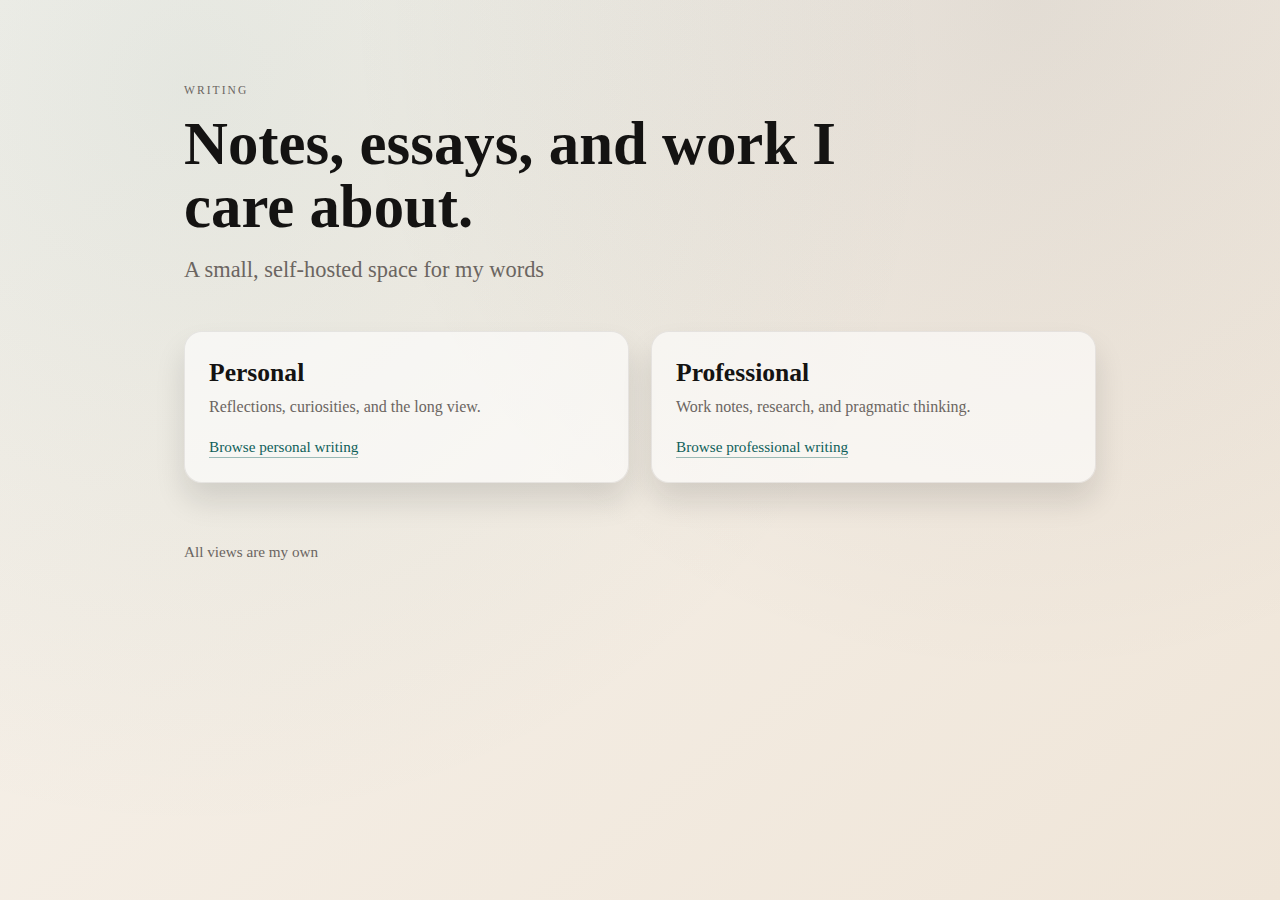
<file: index.html>
<!doctype html>
<html lang="en">
  <head>
    <meta charset="utf-8" />
    <meta name="viewport" content="width=device-width, initial-scale=1" />
    <title>Writing — Personal + Professional</title>
    <meta name="description" content="A minimalist home for writing: personal and professional." />
    <link rel="stylesheet" href="styles.css" />
  </head>
  <body>
    <main class="page">
      <header class="hero">
        <p class="eyebrow">Writing</p>
        <h1>Notes, essays, and work I care about.</h1>
        <p class="lede">
          A small, self-hosted space for my words
        </p>
      </header>

      <section class="shelf">
        <a class="card" href="personal/index.html">
          <h2>Personal</h2>
          <p>Reflections, curiosities, and the long view.</p>
          <span class="link">Browse personal writing</span>
        </a>
        <a class="card" href="professional/index.html">
          <h2>Professional</h2>
          <p>Work notes, research, and pragmatic thinking.</p>
          <span class="link">Browse professional writing</span>
        </a>
      </section>

      <footer class="footer">
        <p>All views are my own
      </footer>
    </main>
  </body>
</html>
</file>
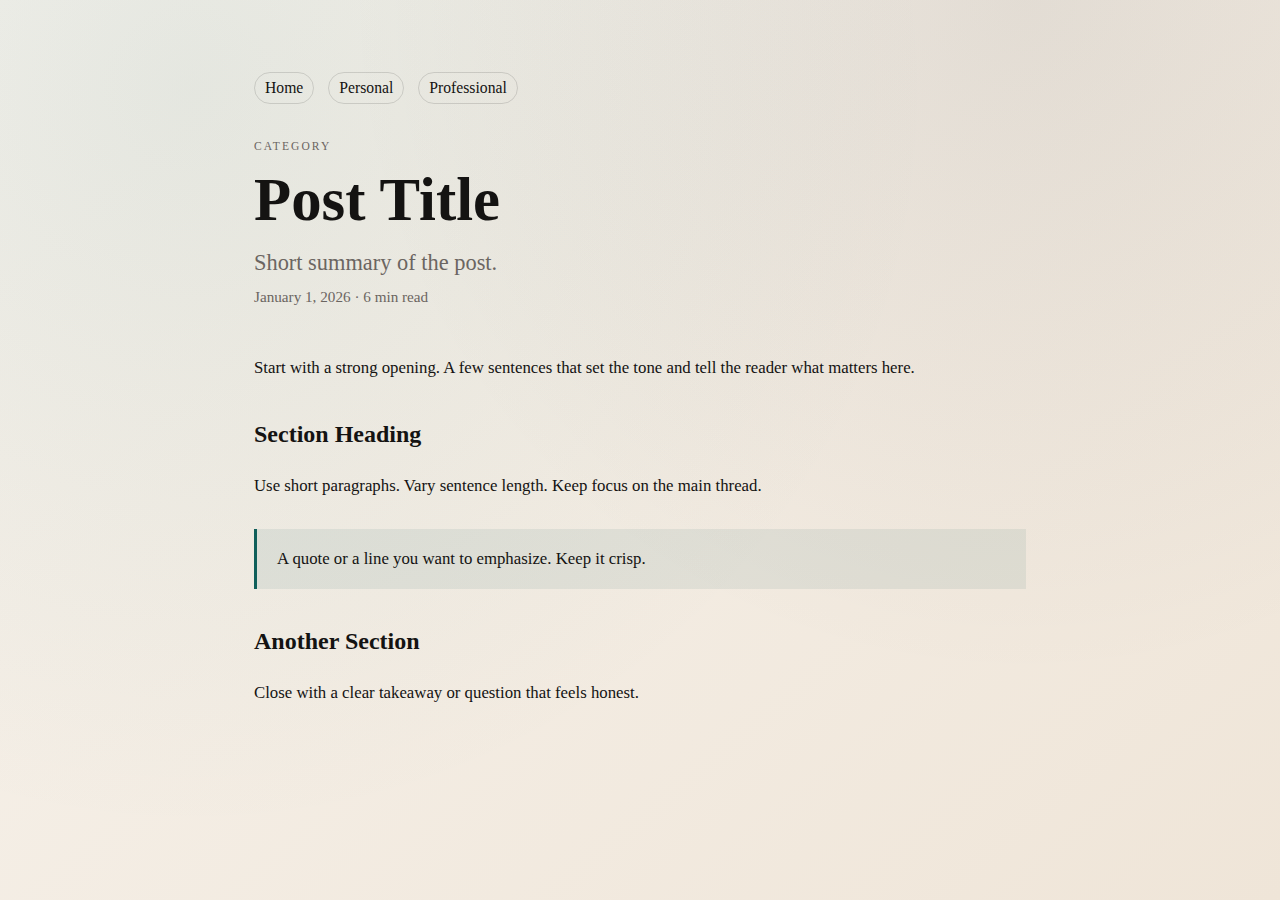
<file: post-template.html>
<!doctype html>
<html lang="en">
  <head>
    <meta charset="utf-8" />
    <meta name="viewport" content="width=device-width, initial-scale=1" />
    <title>Post Title</title>
    <meta name="description" content="Short summary of the post." />
    <link rel="stylesheet" href="styles.css" />
  </head>
  <body>
    <main class="page page-sub">
      <nav class="nav">
        <a href="index.html">Home</a>
        <a href="personal/index.html">Personal</a>
        <a href="professional/index.html">Professional</a>
      </nav>

      <header class="hero">
        <p class="eyebrow">Category</p>
        <h1>Post Title</h1>
        <p class="lede">Short summary of the post.</p>
        <p class="meta">January 1, 2026 · 6 min read</p>
      </header>

      <article class="post">
        <p>
          Start with a strong opening. A few sentences that set the tone and
          tell the reader what matters here.
        </p>

        <h2>Section Heading</h2>
        <p>
          Use short paragraphs. Vary sentence length. Keep focus on the main
          thread.
        </p>

        <blockquote>
          A quote or a line you want to emphasize. Keep it crisp.
        </blockquote>

        <h2>Another Section</h2>
        <p>
          Close with a clear takeaway or question that feels honest.
        </p>
      </article>
    </main>
  </body>
</html>
</file>
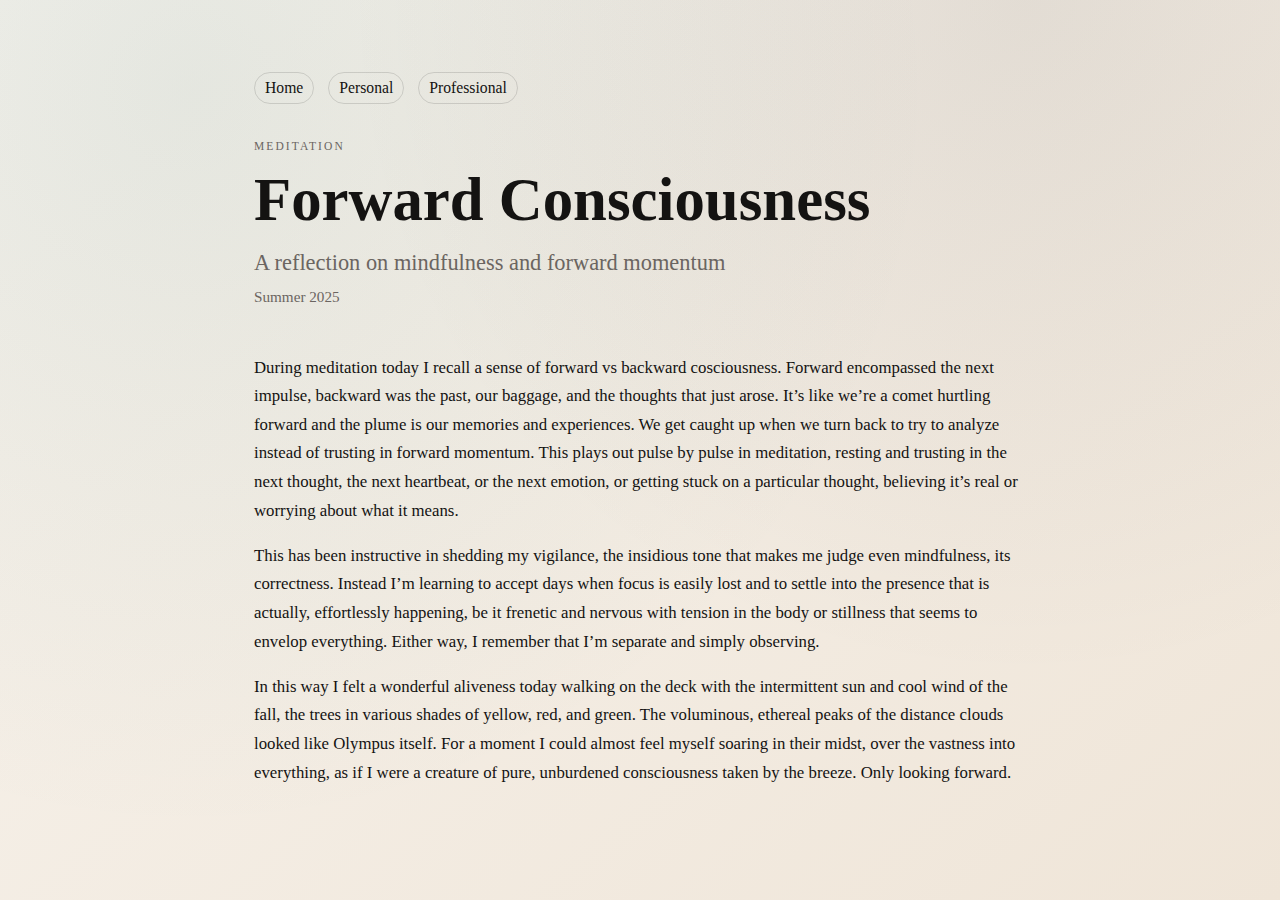
<file: personal/forward-consciousness.html>
<!doctype html>
<html lang="en">
  <head>
    <meta charset="utf-8" />
    <meta name="viewport" content="width=device-width, initial-scale=1" />
    <title>Post Title</title>
    <meta name="description" content="Short summary of the post." />
    <link rel="stylesheet" href="../styles.css" />
  </head>
  <body>
    <main class="page page-sub">
      <nav class="nav">
        <a href="../index.html">Home</a>
        <a href="../personal/index.html">Personal</a>
        <a href="..professional/index.html">Professional</a>
      </nav>

      <header class="hero">
        <p class="eyebrow">Meditation</p>
        <h1>Forward Consciousness</h1>
        <p class="lede">A reflection on mindfulness and forward momentum</p>
        <p class="meta">Summer 2025
      </header>

      <article class="post">
        <p>
          During meditation today I recall a sense of forward vs backward cosciousness. Forward encompassed the next impulse, backward was the past, our baggage, and the thoughts that just arose. It’s like we’re a comet hurtling forward and the plume is our memories and experiences. We get caught up when we turn back to try to analyze instead of trusting in forward momentum. This plays out pulse by pulse in meditation, resting and trusting in the next thought, the next heartbeat, or the next emotion, or getting stuck on a particular thought, believing it’s real or worrying about what it means. 
        </p>

        <p>
          This has been instructive in shedding my vigilance, the insidious tone that makes me judge even mindfulness, its correctness. Instead I’m learning to accept days when focus is easily lost and to settle into the presence that is actually, effortlessly happening, be it frenetic and nervous with tension in the body or stillness that seems to envelop everything. Either way, I remember that I’m separate and simply observing. 
        </p>

        <p>
          In this way I felt a wonderful aliveness today walking on the deck with the intermittent sun and cool wind of the fall, the trees in various shades of yellow, red, and green. The voluminous, ethereal peaks of the distance clouds looked like Olympus itself. For a moment I could almost feel myself soaring in their midst, over the vastness into everything, as if I were a creature of pure, unburdened consciousness taken by the breeze. Only looking forward. 
        </p>
      </article>
    </main>
  </body>
</html>
</file>
<file: styles.css>
:root {
  --ink: #141312;
  --muted: #6b6561;
  --accent: #0f5f5a;
  --paper: #f8f4ee;
  --paper-deep: #efe5d8;
  --shadow: rgba(20, 19, 18, 0.12);
  --radius: 18px;
}

*,
*::before,
*::after {
  box-sizing: border-box;
}

body {
  margin: 0;
  font-family: "Baskerville", "Baskerville Old Face", "Hoefler Text",
    "Garamond", "Times New Roman", serif;
  color: var(--ink);
  background:
    radial-gradient(circle at 15% 10%, rgba(15, 95, 90, 0.08), transparent 55%),
    radial-gradient(circle at 80% 0%, rgba(20, 19, 18, 0.08), transparent 50%),
    linear-gradient(140deg, var(--paper), var(--paper-deep));
  min-height: 100vh;
}

a {
  color: inherit;
  text-decoration: none;
}

.page {
  max-width: 960px;
  margin: 0 auto;
  padding: 72px 24px 60px;
  animation: fade-in 700ms ease-out both;
}

.hero {
  max-width: 720px;
  margin-bottom: 48px;
}

.eyebrow {
  text-transform: uppercase;
  letter-spacing: 0.18em;
  font-size: 0.72rem;
  color: var(--muted);
  margin-bottom: 16px;
}

h1 {
  font-size: clamp(2.4rem, 3vw + 1.6rem, 3.8rem);
  line-height: 1.05;
  margin: 0 0 18px;
}

.lede {
  font-size: clamp(1.1rem, 1vw + 0.9rem, 1.4rem);
  color: var(--muted);
  margin: 0;
}

.shelf {
  display: grid;
  grid-template-columns: repeat(auto-fit, minmax(250px, 1fr));
  gap: 22px;
}

.card {
  padding: 26px 24px;
  border-radius: var(--radius);
  background: rgba(255, 255, 255, 0.6);
  box-shadow: 0 18px 30px var(--shadow);
  border: 1px solid rgba(20, 19, 18, 0.08);
  transition: transform 220ms ease, box-shadow 220ms ease;
}

.card h2 {
  font-size: 1.6rem;
  margin: 0 0 10px;
}

.card p {
  margin: 0 0 22px;
  color: var(--muted);
}

.card .link {
  font-size: 0.95rem;
  color: var(--accent);
  border-bottom: 1px solid rgba(15, 95, 90, 0.4);
  padding-bottom: 2px;
}

.card:hover,
.card:focus-visible {
  transform: translateY(-4px);
  box-shadow: 0 26px 40px rgba(20, 19, 18, 0.16);
}

.footer {
  margin-top: 60px;
  color: var(--muted);
  font-size: 0.95rem;
}

.page-sub {
  max-width: 820px;
}

.nav {
  display: flex;
  gap: 14px;
  margin-bottom: 36px;
  font-size: 0.98rem;
}

.nav a {
  padding: 6px 10px;
  border-radius: 999px;
  border: 1px solid rgba(20, 19, 18, 0.14);
}

.nav a.active {
  background: var(--accent);
  color: #fffaf4;
  border-color: transparent;
}

.list {
  margin: 30px 0 0;
  padding: 0;
  list-style: none;
}

.list li {
  padding: 16px 0;
  border-bottom: 1px solid rgba(20, 19, 18, 0.12);
}

.list .title {
  display: block;
  font-size: 1.2rem;
  margin-bottom: 6px;
}

.list .meta {
  color: var(--muted);
  font-size: 0.95rem;
}

.meta {
  color: var(--muted);
  font-size: 0.95rem;
  margin: 12px 0 0;
}

.post {
  margin-top: 36px;
  font-size: 1.05rem;
  line-height: 1.7;
}

.post h2 {
  margin: 32px 0 12px;
  font-size: 1.5rem;
}

.post blockquote {
  margin: 28px 0;
  padding: 16px 20px;
  border-left: 3px solid var(--accent);
  background: rgba(15, 95, 90, 0.08);
  color: var(--ink);
}

@keyframes fade-in {
  from {
    opacity: 0;
    transform: translateY(12px);
  }
  to {
    opacity: 1;
    transform: translateY(0);
  }
}

@media (max-width: 600px) {
  .page {
    padding: 56px 18px 48px;
  }

  .nav {
    flex-wrap: wrap;
  }
}
</file>
